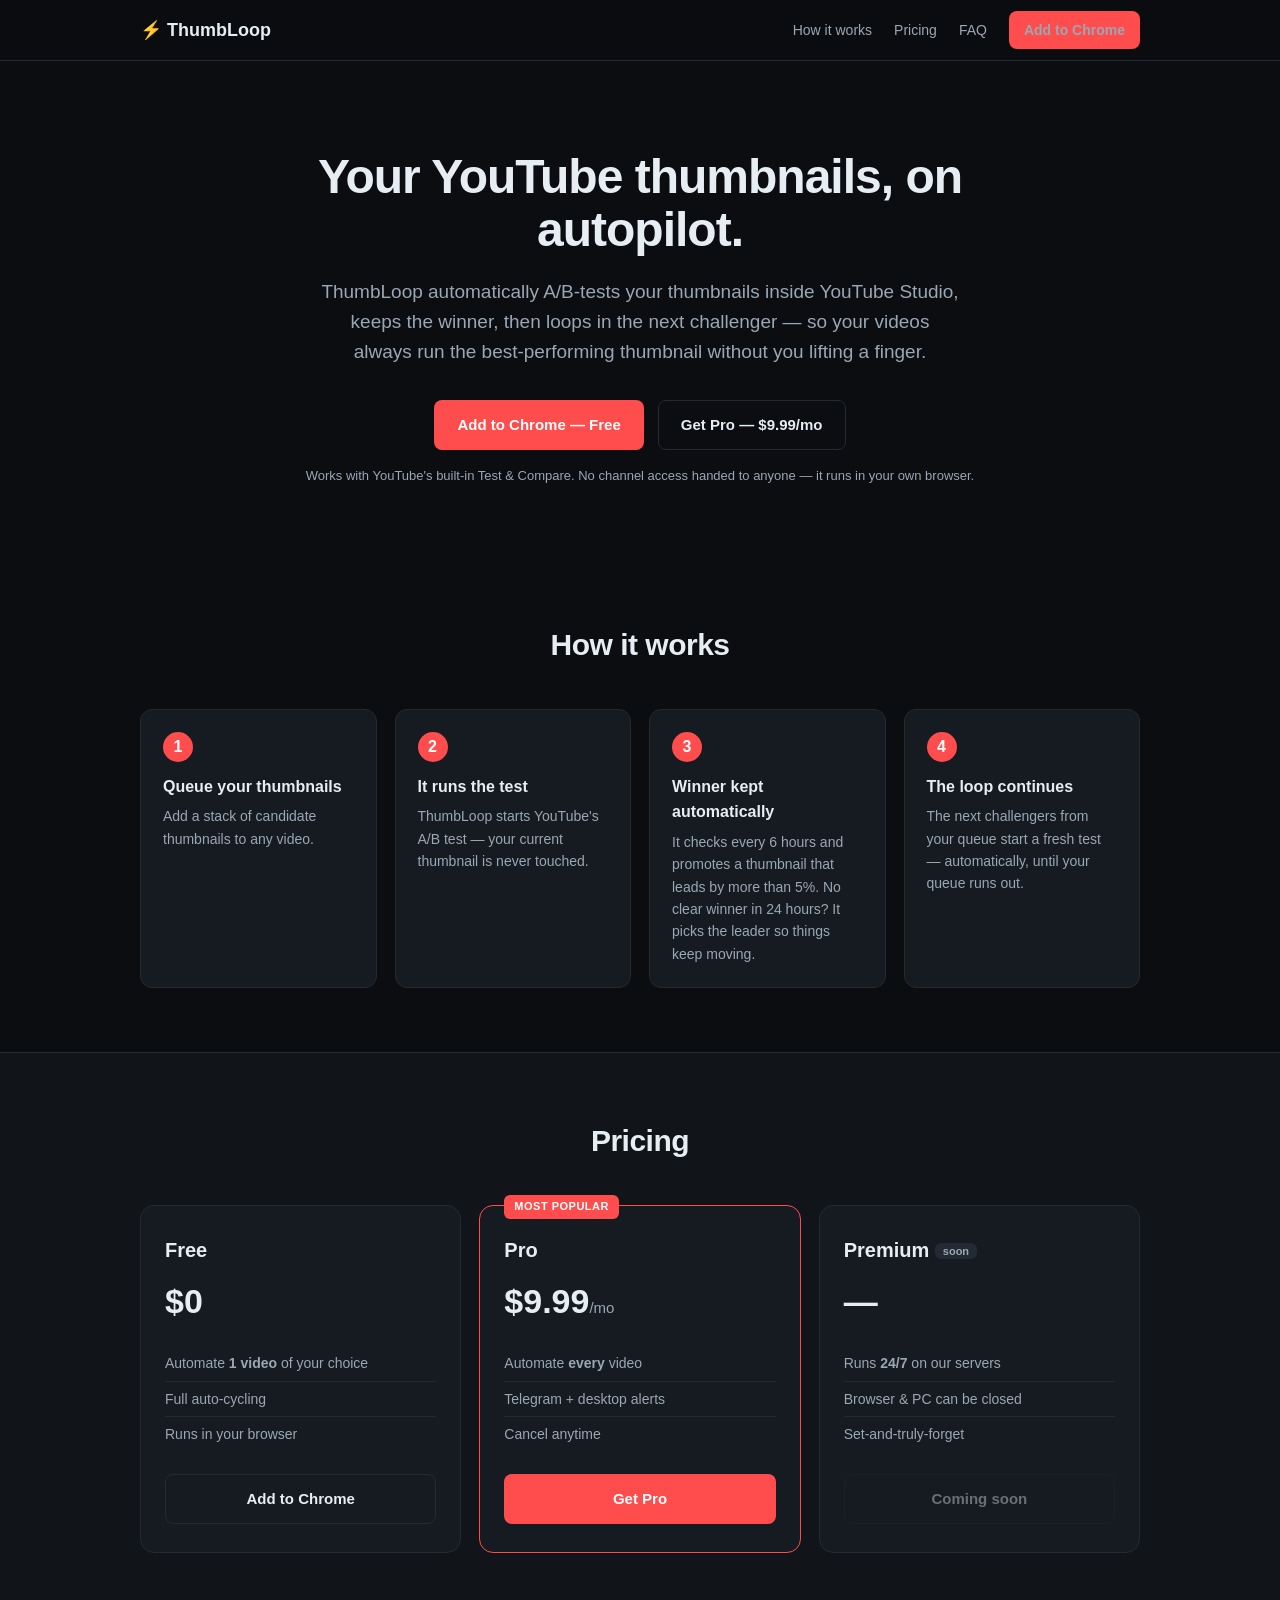
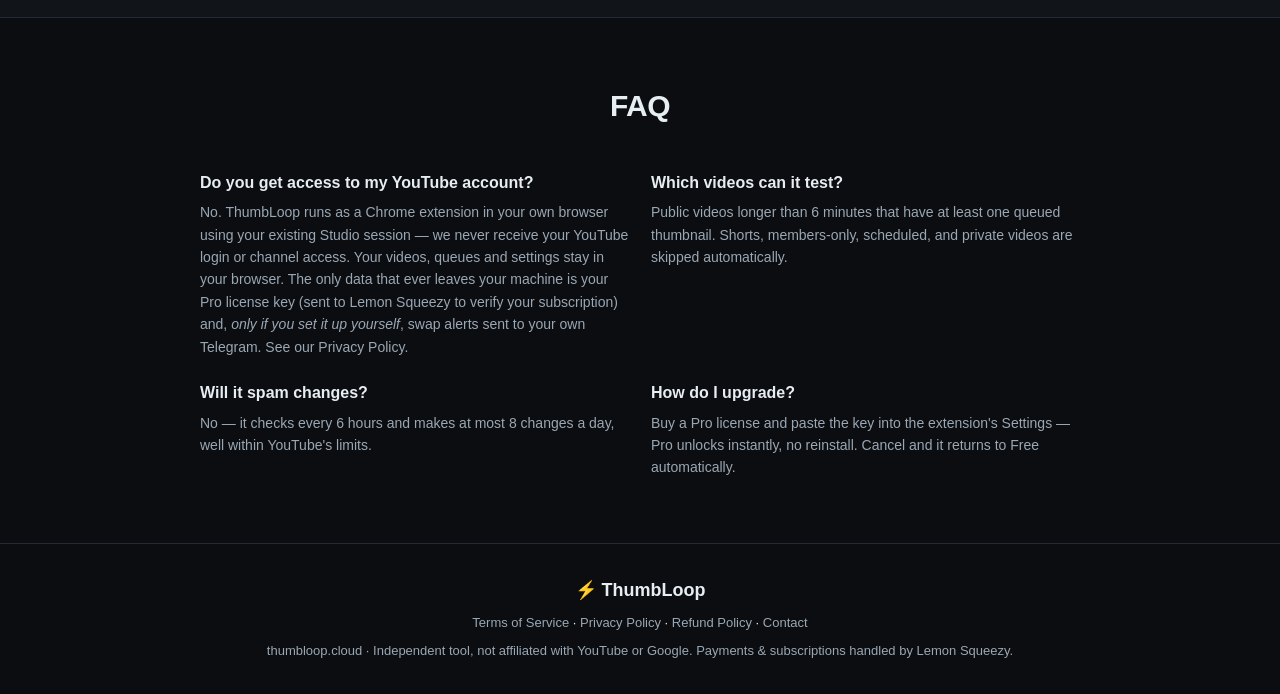
<file: index.html>
<!DOCTYPE html>
<html lang="en">
<head>
  <meta charset="UTF-8">
  <meta name="viewport" content="width=device-width, initial-scale=1.0">
  <title>ThumbLoop — YouTube thumbnails on autopilot</title>
  <meta name="description" content="ThumbLoop automatically A/B-tests your YouTube thumbnails, keeps the winner, and cycles the next one — hands-off, forever.">
  <meta property="og:title" content="ThumbLoop — YouTube thumbnails on autopilot">
  <meta property="og:description" content="Automatically A/B-test your YouTube thumbnails and keep the winners. Set it and forget it.">
  <meta property="og:url" content="https://thumbloop.cloud/">
  <meta property="og:type" content="website">
  <link rel="stylesheet" href="site.css">
</head>
<body>

<header class="nav">
  <div class="wrap nav-inner">
    <span class="logo">⚡ ThumbLoop</span>
    <nav>
      <a href="#how">How it works</a>
      <a href="#pricing">Pricing</a>
      <a href="#faq">FAQ</a>
      <a class="btn btn-primary btn-sm" href="https://chrome.google.com/webstore/detail/PLACEHOLDER" target="_blank" rel="noopener">Add to Chrome</a>
    </nav>
  </div>
</header>

<section class="hero">
  <div class="wrap">
    <h1>Your YouTube thumbnails, on autopilot.</h1>
    <p class="lead">ThumbLoop automatically A/B-tests your thumbnails inside YouTube Studio,
      keeps the winner, then loops in the next challenger — so your videos always run the
      best-performing thumbnail without you lifting a finger.</p>
    <div class="cta-row">
      <a class="btn btn-primary" href="https://chrome.google.com/webstore/detail/PLACEHOLDER" target="_blank" rel="noopener">Add to Chrome — Free</a>
      <a class="btn btn-ghost" href="https://thumbloop.lemonsqueezy.com/checkout/buy/37a86074-4df0-402b-965f-44f72beafeb4" target="_blank" rel="noopener">Get Pro — $9.99/mo</a>
    </div>
    <p class="micro">Works with YouTube's built-in Test &amp; Compare. No channel access handed to anyone — it runs in your own browser.</p>
  </div>
</section>

<section id="how" class="section">
  <div class="wrap">
    <h2>How it works</h2>
    <div class="steps">
      <div class="step"><span class="num">1</span><h3>Queue your thumbnails</h3><p>Add a stack of candidate thumbnails to any video.</p></div>
      <div class="step"><span class="num">2</span><h3>It runs the test</h3><p>ThumbLoop starts YouTube's A/B test — your current thumbnail is never touched.</p></div>
      <div class="step"><span class="num">3</span><h3>Winner kept automatically</h3><p>It checks every 6 hours and promotes a thumbnail that leads by more than 5%. No clear winner in 24 hours? It picks the leader so things keep moving.</p></div>
      <div class="step"><span class="num">4</span><h3>The loop continues</h3><p>The next challengers from your queue start a fresh test — automatically, until your queue runs out.</p></div>
    </div>
  </div>
</section>

<section id="pricing" class="section section-alt">
  <div class="wrap">
    <h2>Pricing</h2>
    <div class="tiers">
      <div class="tier">
        <h3>Free</h3>
        <p class="price">$0</p>
        <ul>
          <li>Automate <strong>1 video</strong> of your choice</li>
          <li>Full auto-cycling</li>
          <li>Runs in your browser</li>
        </ul>
        <a class="btn btn-ghost" href="https://chrome.google.com/webstore/detail/PLACEHOLDER" target="_blank" rel="noopener">Add to Chrome</a>
      </div>
      <div class="tier tier-featured">
        <div class="ribbon">Most popular</div>
        <h3>Pro</h3>
        <p class="price">$9.99<span>/mo</span></p>
        <ul>
          <li>Automate <strong>every</strong> video</li>
          <li>Telegram + desktop alerts</li>
          <li>Cancel anytime</li>
        </ul>
        <a class="btn btn-primary" href="https://thumbloop.lemonsqueezy.com/checkout/buy/37a86074-4df0-402b-965f-44f72beafeb4" target="_blank" rel="noopener">Get Pro</a>
      </div>
      <div class="tier">
        <h3>Premium <span class="soon">soon</span></h3>
        <p class="price">—</p>
        <ul>
          <li>Runs <strong>24/7</strong> on our servers</li>
          <li>Browser &amp; PC can be closed</li>
          <li>Set-and-truly-forget</li>
        </ul>
        <a class="btn btn-ghost btn-disabled" aria-disabled="true">Coming soon</a>
      </div>
    </div>
  </div>
</section>

<section id="faq" class="section">
  <div class="wrap">
    <h2>FAQ</h2>
    <div class="faq">
      <div><h3>Do you get access to my YouTube account?</h3><p>No. ThumbLoop runs as a Chrome extension in your own browser using your existing Studio session — we never receive your YouTube login or channel access. Your videos, queues and settings stay in your browser. The only data that ever leaves your machine is your Pro license key (sent to Lemon Squeezy to verify your subscription) and, <em>only if you set it up yourself</em>, swap alerts sent to your own Telegram. See our <a href="privacy.html">Privacy Policy</a>.</p></div>
      <div><h3>Which videos can it test?</h3><p>Public videos longer than 6 minutes that have at least one queued thumbnail. Shorts, members-only, scheduled, and private videos are skipped automatically.</p></div>
      <div><h3>Will it spam changes?</h3><p>No — it checks every 6 hours and makes at most 8 changes a day, well within YouTube's limits.</p></div>
      <div><h3>How do I upgrade?</h3><p>Buy a Pro license and paste the key into the extension's Settings — Pro unlocks instantly, no reinstall. Cancel and it returns to Free automatically.</p></div>
    </div>
  </div>
</section>

<footer class="footer">
  <div class="wrap">
    <span class="logo">⚡ ThumbLoop</span>
    <p class="footer-links">
      <a href="terms.html">Terms of Service</a> ·
      <a href="privacy.html">Privacy Policy</a> ·
      <a href="refund.html">Refund Policy</a> ·
      <a href="mailto:kaizerglicklz@gmail.com">Contact</a>
    </p>
    <p class="micro">thumbloop.cloud · Independent tool, not affiliated with YouTube or Google. Payments &amp; subscriptions handled by Lemon Squeezy.</p>
  </div>
</footer>

</body>
</html>
</file>
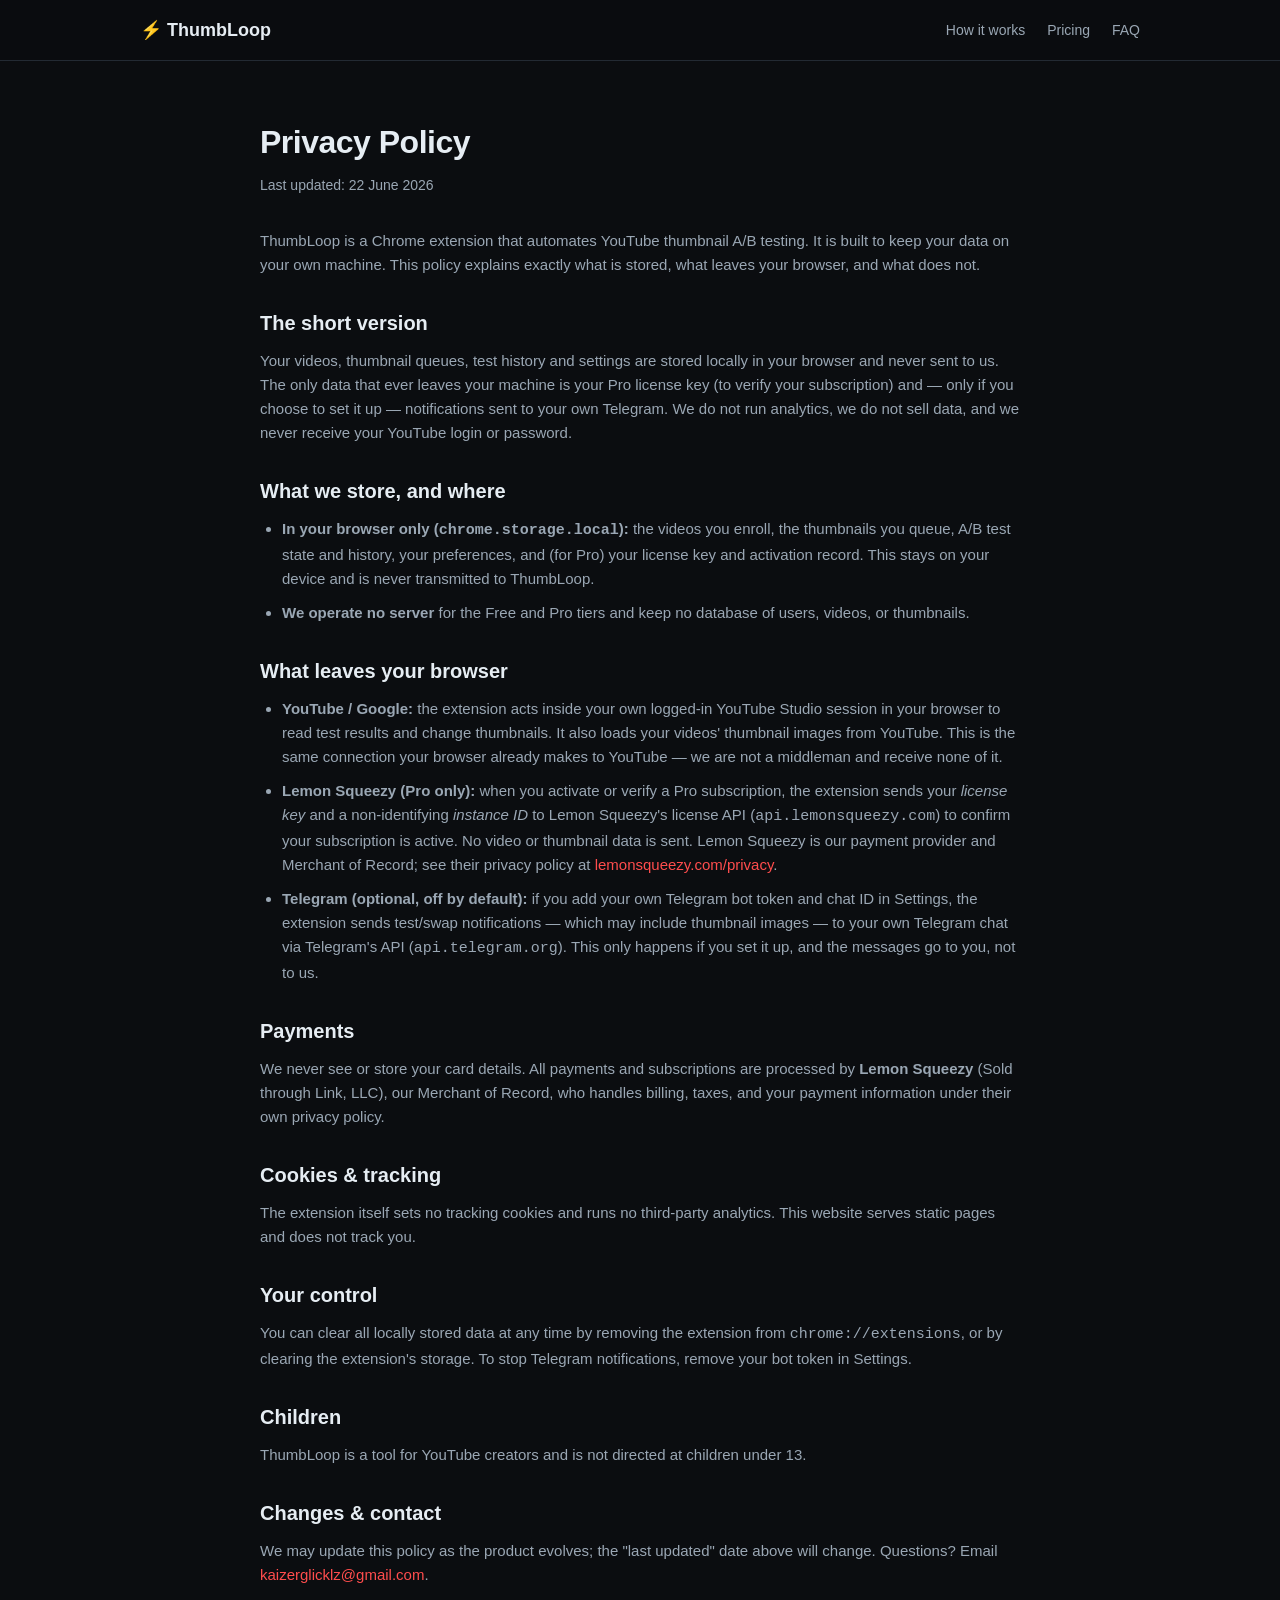
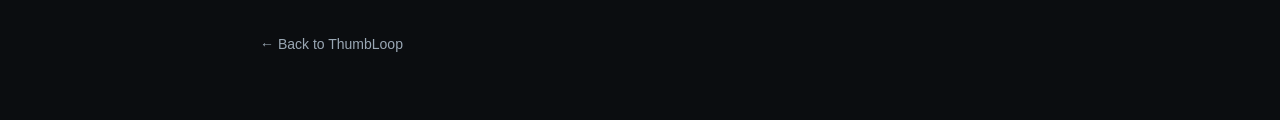
<file: privacy.html>
<!DOCTYPE html>
<html lang="en">
<head>
  <meta charset="UTF-8">
  <meta name="viewport" content="width=device-width, initial-scale=1.0">
  <title>Privacy Policy — ThumbLoop</title>
  <meta name="description" content="How ThumbLoop handles your data. Short version: almost everything stays in your own browser.">
  <link rel="stylesheet" href="site.css">
</head>
<body>

<header class="nav">
  <div class="wrap nav-inner">
    <a class="logo" href="index.html">⚡ ThumbLoop</a>
    <nav>
      <a href="index.html#how">How it works</a>
      <a href="index.html#pricing">Pricing</a>
      <a href="index.html#faq">FAQ</a>
    </nav>
  </div>
</header>

<main class="wrap">
  <div class="legal">
    <h1>Privacy Policy</h1>
    <p class="updated">Last updated: 22 June 2026</p>

    <p>ThumbLoop is a Chrome extension that automates YouTube thumbnail A/B testing. It is
      built to keep your data on your own machine. This policy explains exactly what is
      stored, what leaves your browser, and what does not.</p>

    <h2>The short version</h2>
    <p>Your videos, thumbnail queues, test history and settings are stored locally in your
      browser and never sent to us. The only data that ever leaves your machine is your Pro
      license key (to verify your subscription) and — only if you choose to set it up —
      notifications sent to your own Telegram. We do not run analytics, we do not sell data,
      and we never receive your YouTube login or password.</p>

    <h2>What we store, and where</h2>
    <ul>
      <li><strong>In your browser only (<code>chrome.storage.local</code>):</strong> the
        videos you enroll, the thumbnails you queue, A/B test state and history, your
        preferences, and (for Pro) your license key and activation record. This stays on your
        device and is never transmitted to ThumbLoop.</li>
      <li><strong>We operate no server</strong> for the Free and Pro tiers and keep no
        database of users, videos, or thumbnails.</li>
    </ul>

    <h2>What leaves your browser</h2>
    <ul>
      <li><strong>YouTube / Google:</strong> the extension acts inside your own logged-in
        YouTube Studio session in your browser to read test results and change thumbnails. It
        also loads your videos' thumbnail images from YouTube. This is the same connection
        your browser already makes to YouTube — we are not a middleman and receive none of it.</li>
      <li><strong>Lemon Squeezy (Pro only):</strong> when you activate or verify a Pro
        subscription, the extension sends your <em>license key</em> and a non-identifying
        <em>instance ID</em> to Lemon Squeezy's license API
        (<code>api.lemonsqueezy.com</code>) to confirm your subscription is active. No video
        or thumbnail data is sent. Lemon Squeezy is our payment provider and Merchant of
        Record; see their privacy policy at
        <a href="https://www.lemonsqueezy.com/privacy" target="_blank" rel="noopener">lemonsqueezy.com/privacy</a>.</li>
      <li><strong>Telegram (optional, off by default):</strong> if you add your own Telegram
        bot token and chat ID in Settings, the extension sends test/swap notifications — which
        may include thumbnail images — to your own Telegram chat via Telegram's API
        (<code>api.telegram.org</code>). This only happens if you set it up, and the messages
        go to you, not to us.</li>
    </ul>

    <h2>Payments</h2>
    <p>We never see or store your card details. All payments and subscriptions are processed
      by <strong>Lemon Squeezy</strong> (Sold through Link, LLC), our Merchant of Record, who
      handles billing, taxes, and your payment information under their own privacy policy.</p>

    <h2>Cookies &amp; tracking</h2>
    <p>The extension itself sets no tracking cookies and runs no third-party analytics. This
      website serves static pages and does not track you.</p>

    <h2>Your control</h2>
    <p>You can clear all locally stored data at any time by removing the extension from
      <code>chrome://extensions</code>, or by clearing the extension's storage. To stop
      Telegram notifications, remove your bot token in Settings.</p>

    <h2>Children</h2>
    <p>ThumbLoop is a tool for YouTube creators and is not directed at children under 13.</p>

    <h2>Changes &amp; contact</h2>
    <p>We may update this policy as the product evolves; the "last updated" date above will
      change. Questions? Email
      <a href="mailto:kaizerglicklz@gmail.com">kaizerglicklz@gmail.com</a>.</p>

    <a class="back" href="index.html">← Back to ThumbLoop</a>
  </div>
</main>

</body>
</html>
</file>
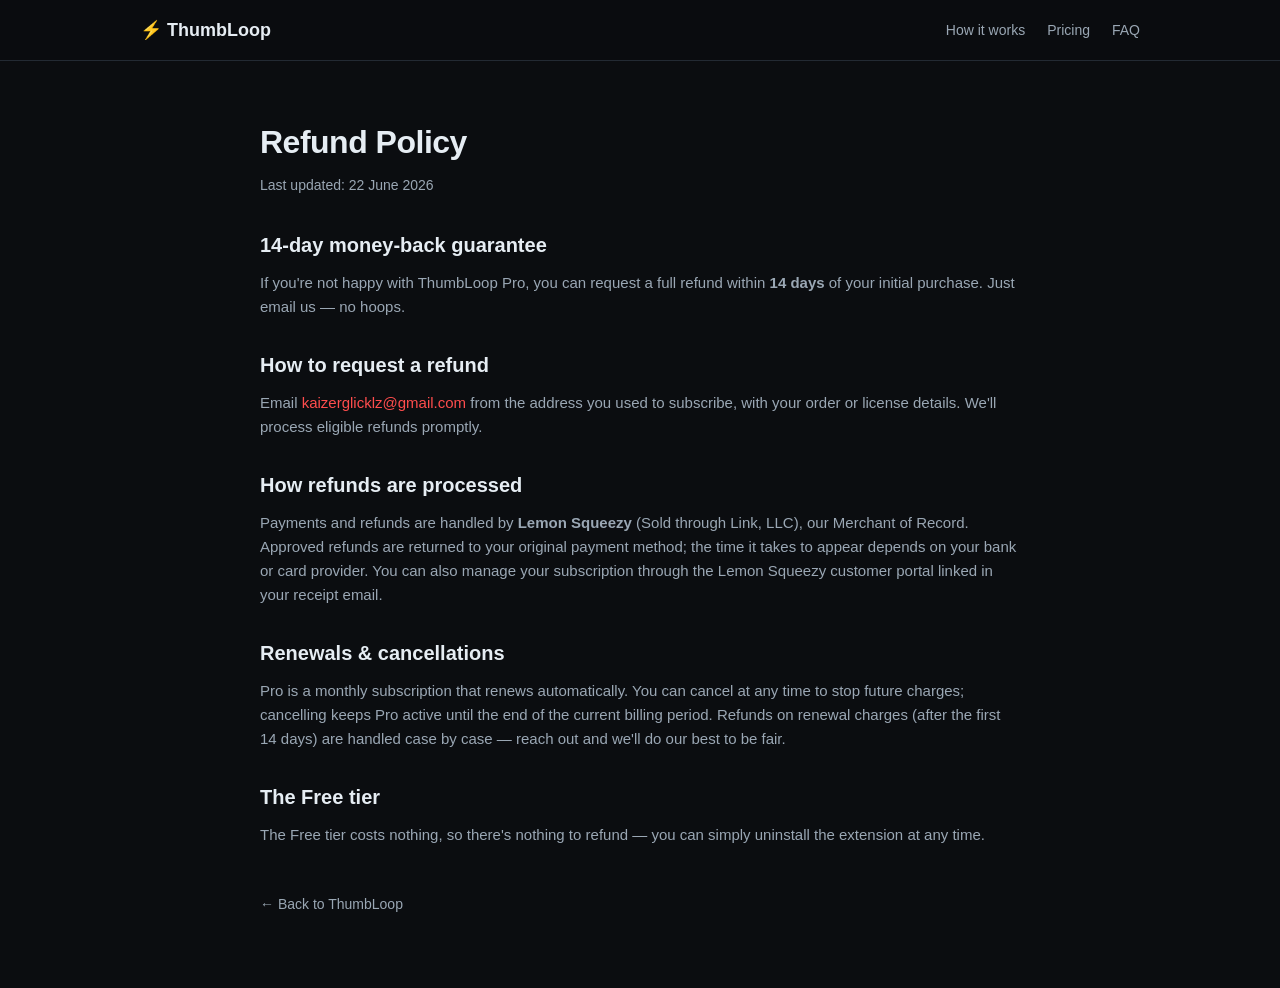
<file: refund.html>
<!DOCTYPE html>
<html lang="en">
<head>
  <meta charset="UTF-8">
  <meta name="viewport" content="width=device-width, initial-scale=1.0">
  <title>Refund Policy — ThumbLoop</title>
  <meta name="description" content="ThumbLoop's refund policy. 14-day money-back guarantee on Pro, handled by Lemon Squeezy.">
  <link rel="stylesheet" href="site.css">
</head>
<body>

<header class="nav">
  <div class="wrap nav-inner">
    <a class="logo" href="index.html">⚡ ThumbLoop</a>
    <nav>
      <a href="index.html#how">How it works</a>
      <a href="index.html#pricing">Pricing</a>
      <a href="index.html#faq">FAQ</a>
    </nav>
  </div>
</header>

<main class="wrap">
  <div class="legal">
    <h1>Refund Policy</h1>
    <p class="updated">Last updated: 22 June 2026</p>

    <h2>14-day money-back guarantee</h2>
    <p>If you're not happy with ThumbLoop Pro, you can request a full refund within
      <strong>14 days</strong> of your initial purchase. Just email us — no hoops.</p>

    <h2>How to request a refund</h2>
    <p>Email <a href="mailto:kaizerglicklz@gmail.com">kaizerglicklz@gmail.com</a> from the
      address you used to subscribe, with your order or license details. We'll process
      eligible refunds promptly.</p>

    <h2>How refunds are processed</h2>
    <p>Payments and refunds are handled by <strong>Lemon Squeezy</strong> (Sold through Link,
      LLC), our Merchant of Record. Approved refunds are returned to your original payment
      method; the time it takes to appear depends on your bank or card provider. You can also
      manage your subscription through the Lemon Squeezy customer portal linked in your
      receipt email.</p>

    <h2>Renewals &amp; cancellations</h2>
    <p>Pro is a monthly subscription that renews automatically. You can cancel at any time to
      stop future charges; cancelling keeps Pro active until the end of the current billing
      period. Refunds on renewal charges (after the first 14 days) are handled case by case —
      reach out and we'll do our best to be fair.</p>

    <h2>The Free tier</h2>
    <p>The Free tier costs nothing, so there's nothing to refund — you can simply uninstall
      the extension at any time.</p>

    <a class="back" href="index.html">← Back to ThumbLoop</a>
  </div>
</main>

</body>
</html>
</file>
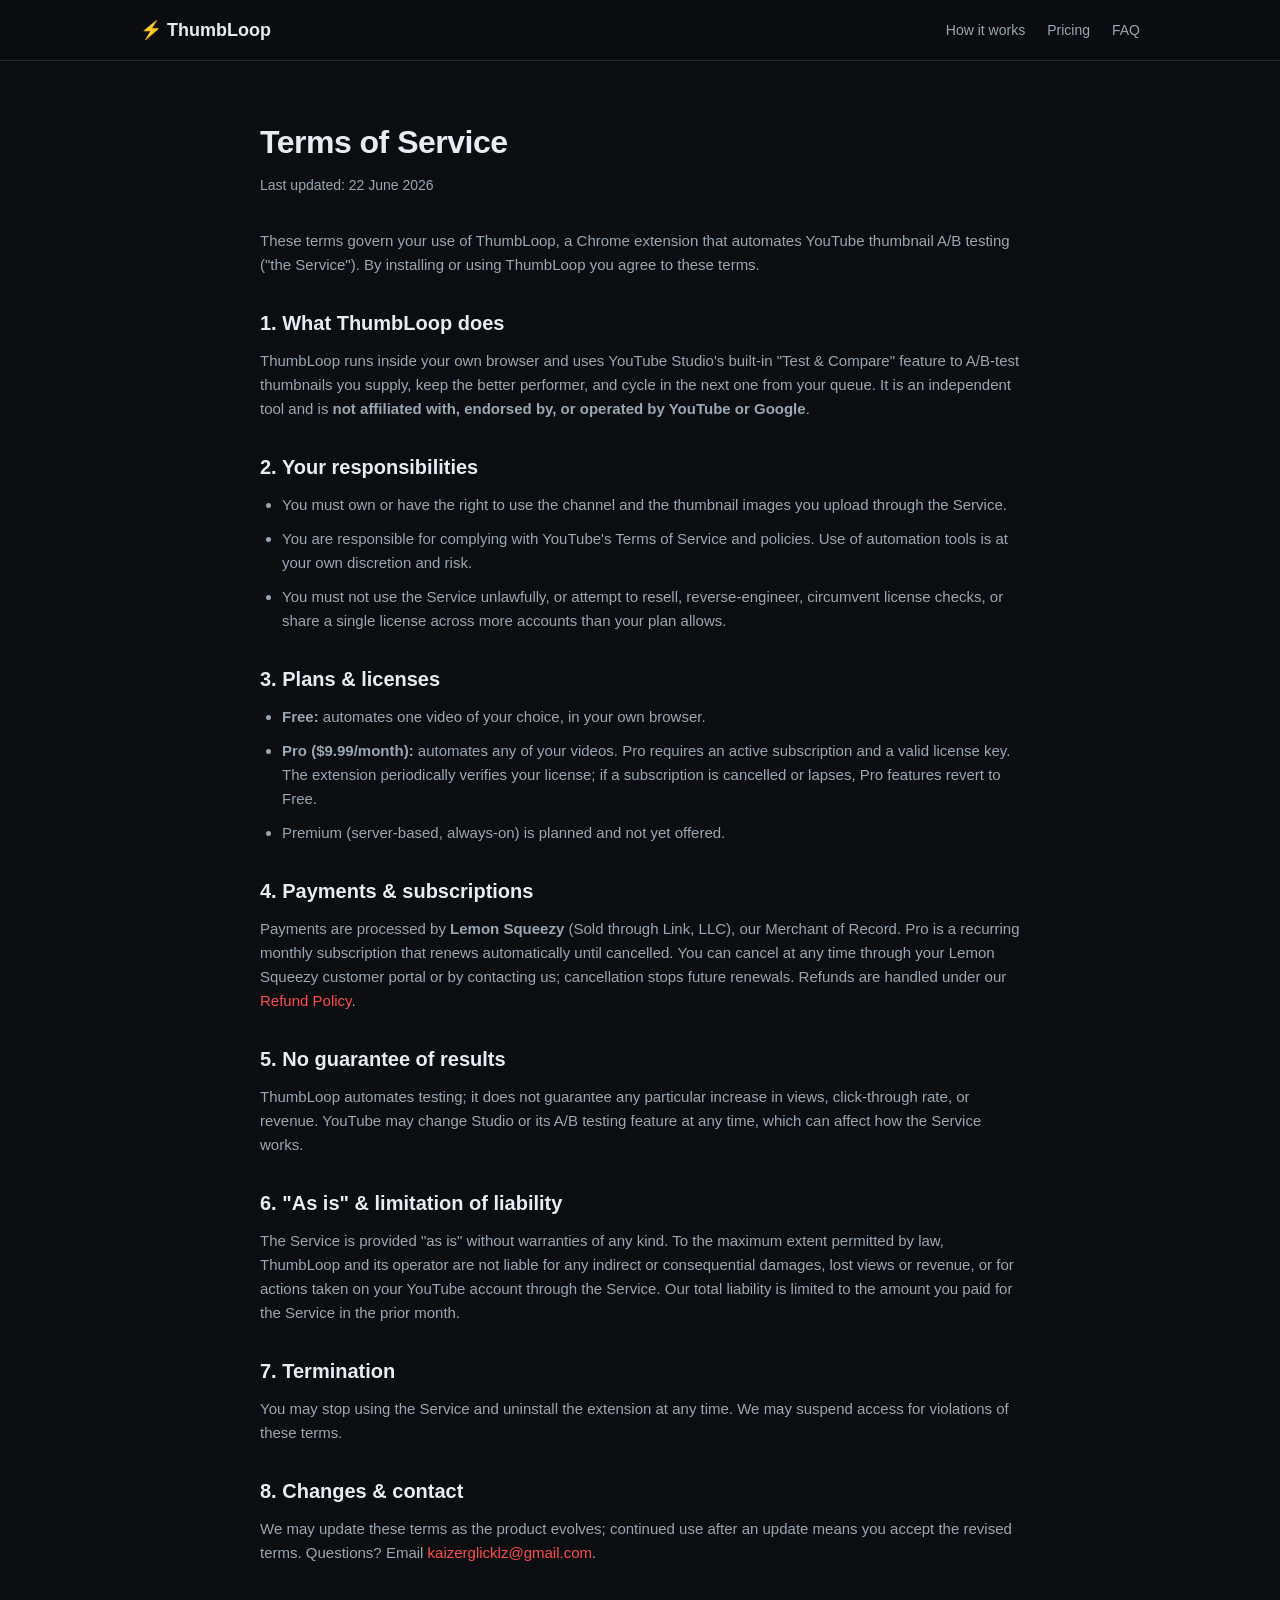
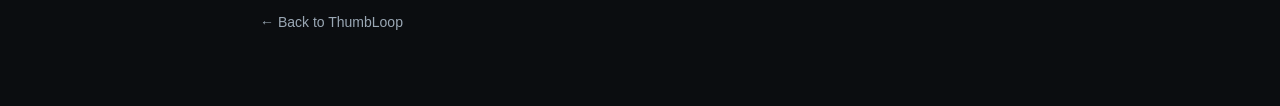
<file: terms.html>
<!DOCTYPE html>
<html lang="en">
<head>
  <meta charset="UTF-8">
  <meta name="viewport" content="width=device-width, initial-scale=1.0">
  <title>Terms of Service — ThumbLoop</title>
  <meta name="description" content="The terms for using ThumbLoop, the YouTube thumbnail A/B testing extension.">
  <link rel="stylesheet" href="site.css">
</head>
<body>

<header class="nav">
  <div class="wrap nav-inner">
    <a class="logo" href="index.html">⚡ ThumbLoop</a>
    <nav>
      <a href="index.html#how">How it works</a>
      <a href="index.html#pricing">Pricing</a>
      <a href="index.html#faq">FAQ</a>
    </nav>
  </div>
</header>

<main class="wrap">
  <div class="legal">
    <h1>Terms of Service</h1>
    <p class="updated">Last updated: 22 June 2026</p>

    <p>These terms govern your use of ThumbLoop, a Chrome extension that automates YouTube
      thumbnail A/B testing ("the Service"). By installing or using ThumbLoop you agree to
      these terms.</p>

    <h2>1. What ThumbLoop does</h2>
    <p>ThumbLoop runs inside your own browser and uses YouTube Studio's built-in
      "Test &amp; Compare" feature to A/B-test thumbnails you supply, keep the better
      performer, and cycle in the next one from your queue. It is an independent tool and is
      <strong>not affiliated with, endorsed by, or operated by YouTube or Google</strong>.</p>

    <h2>2. Your responsibilities</h2>
    <ul>
      <li>You must own or have the right to use the channel and the thumbnail images you
        upload through the Service.</li>
      <li>You are responsible for complying with YouTube's Terms of Service and policies. Use
        of automation tools is at your own discretion and risk.</li>
      <li>You must not use the Service unlawfully, or attempt to resell, reverse-engineer,
        circumvent license checks, or share a single license across more accounts than your
        plan allows.</li>
    </ul>

    <h2>3. Plans &amp; licenses</h2>
    <ul>
      <li><strong>Free:</strong> automates one video of your choice, in your own browser.</li>
      <li><strong>Pro ($9.99/month):</strong> automates any of your videos. Pro requires an
        active subscription and a valid license key. The extension periodically verifies your
        license; if a subscription is cancelled or lapses, Pro features revert to Free.</li>
      <li>Premium (server-based, always-on) is planned and not yet offered.</li>
    </ul>

    <h2>4. Payments &amp; subscriptions</h2>
    <p>Payments are processed by <strong>Lemon Squeezy</strong> (Sold through Link, LLC), our
      Merchant of Record. Pro is a recurring monthly subscription that renews automatically
      until cancelled. You can cancel at any time through your Lemon Squeezy customer portal or
      by contacting us; cancellation stops future renewals. Refunds are handled under our
      <a href="refund.html">Refund Policy</a>.</p>

    <h2>5. No guarantee of results</h2>
    <p>ThumbLoop automates testing; it does not guarantee any particular increase in views,
      click-through rate, or revenue. YouTube may change Studio or its A/B testing feature at
      any time, which can affect how the Service works.</p>

    <h2>6. "As is" &amp; limitation of liability</h2>
    <p>The Service is provided "as is" without warranties of any kind. To the maximum extent
      permitted by law, ThumbLoop and its operator are not liable for any indirect or
      consequential damages, lost views or revenue, or for actions taken on your YouTube
      account through the Service. Our total liability is limited to the amount you paid for
      the Service in the prior month.</p>

    <h2>7. Termination</h2>
    <p>You may stop using the Service and uninstall the extension at any time. We may suspend
      access for violations of these terms.</p>

    <h2>8. Changes &amp; contact</h2>
    <p>We may update these terms as the product evolves; continued use after an update means
      you accept the revised terms. Questions? Email
      <a href="mailto:kaizerglicklz@gmail.com">kaizerglicklz@gmail.com</a>.</p>

    <a class="back" href="index.html">← Back to ThumbLoop</a>
  </div>
</main>

</body>
</html>
</file>
<file: site.css>
:root {
  --bg: #0b0d10;
  --bg-alt: #11151a;
  --card: #161b22;
  --border: #232a33;
  --text: #e6edf3;
  --dim: #9aa7b4;
  --accent: #ff4d4d;
  --accent-hover: #ff6a6a;
  --ok: #3fb950;
}

* { box-sizing: border-box; margin: 0; padding: 0; }
html { scroll-behavior: smooth; }
body {
  background: var(--bg);
  color: var(--text);
  font-family: -apple-system, BlinkMacSystemFont, "Segoe UI", Roboto, Helvetica, Arial, sans-serif;
  line-height: 1.6;
  -webkit-font-smoothing: antialiased;
}
.wrap { max-width: 1040px; margin: 0 auto; padding: 0 20px; }
a { color: inherit; text-decoration: none; }

/* Nav */
.nav { border-bottom: 1px solid var(--border); position: sticky; top: 0; background: rgba(11,13,16,0.85); backdrop-filter: blur(8px); z-index: 10; }
.nav-inner { display: flex; align-items: center; justify-content: space-between; height: 60px; }
.logo { font-weight: 700; font-size: 18px; }
.nav nav { display: flex; align-items: center; gap: 22px; }
.nav nav a { color: var(--dim); font-size: 14px; }
.nav nav a:hover { color: var(--text); }

/* Buttons */
.btn { display: inline-block; padding: 12px 22px; border-radius: 8px; font-weight: 600; font-size: 15px; border: 1px solid transparent; cursor: pointer; transition: all .15s; }
.btn-sm { padding: 7px 14px; font-size: 13px; }
.btn-primary { background: var(--accent); color: #fff; }
.btn-primary:hover { background: var(--accent-hover); }
.btn-ghost { border-color: var(--border); color: var(--text); background: transparent; }
.btn-ghost:hover { border-color: var(--dim); }
.btn-disabled { opacity: .4; cursor: not-allowed; }

/* Hero */
.hero { padding: 90px 0 70px; text-align: center; }
.hero h1 { font-size: 48px; line-height: 1.1; letter-spacing: -1px; max-width: 720px; margin: 0 auto 20px; }
.lead { font-size: 19px; color: var(--dim); max-width: 640px; margin: 0 auto 32px; }
.cta-row { display: flex; gap: 14px; justify-content: center; flex-wrap: wrap; margin-bottom: 16px; }
.micro { font-size: 13px; color: var(--dim); }

/* Sections */
.section { padding: 64px 0; }
.section-alt { background: var(--bg-alt); border-top: 1px solid var(--border); border-bottom: 1px solid var(--border); }
.section h2 { font-size: 30px; text-align: center; margin-bottom: 40px; letter-spacing: -0.5px; }

/* Steps */
.steps { display: grid; grid-template-columns: repeat(4, 1fr); gap: 18px; }
.step { background: var(--card); border: 1px solid var(--border); border-radius: 12px; padding: 22px; }
.step .num { display: inline-flex; align-items: center; justify-content: center; width: 30px; height: 30px; border-radius: 50%; background: var(--accent); color: #fff; font-weight: 700; margin-bottom: 12px; }
.step h3 { font-size: 16px; margin-bottom: 6px; }
.step p { font-size: 14px; color: var(--dim); }

/* Pricing */
.tiers { display: grid; grid-template-columns: repeat(3, 1fr); gap: 18px; align-items: start; }
.tier { background: var(--card); border: 1px solid var(--border); border-radius: 14px; padding: 28px 24px; position: relative; }
.tier-featured { border-color: var(--accent); }
.ribbon { position: absolute; top: -11px; left: 24px; background: var(--accent); color: #fff; font-size: 11px; font-weight: 700; padding: 3px 10px; border-radius: 6px; text-transform: uppercase; letter-spacing: .5px; }
.tier h3 { font-size: 20px; margin-bottom: 8px; }
.tier .price { font-size: 34px; font-weight: 700; margin-bottom: 18px; }
.tier .price span { font-size: 15px; color: var(--dim); font-weight: 400; }
.tier ul { list-style: none; margin-bottom: 22px; }
.tier li { font-size: 14px; color: var(--dim); padding: 6px 0; border-bottom: 1px solid var(--border); }
.tier li:last-child { border-bottom: none; }
.tier .btn { width: 100%; text-align: center; }
.soon { font-size: 11px; background: var(--border); color: var(--dim); padding: 2px 8px; border-radius: 6px; vertical-align: middle; }

/* FAQ */
.faq { display: grid; grid-template-columns: 1fr 1fr; gap: 22px; max-width: 880px; margin: 0 auto; }
.faq h3 { font-size: 16px; margin-bottom: 6px; }
.faq p { font-size: 14px; color: var(--dim); }

/* Footer */
.footer { border-top: 1px solid var(--border); padding: 32px 0; text-align: center; }
.footer .logo { display: block; margin-bottom: 8px; }
.footer-links { font-size: 13px; margin-bottom: 8px; }
.footer-links a { color: var(--dim); }
.footer-links a:hover { color: var(--text); }

/* Legal / doc pages */
.legal { max-width: 760px; margin: 0 auto; padding: 56px 0 72px; }
.legal h1 { font-size: 32px; margin-bottom: 6px; letter-spacing: -0.5px; }
.legal .updated { color: var(--dim); font-size: 14px; margin-bottom: 32px; }
.legal h2 { font-size: 20px; margin: 30px 0 10px; }
.legal p, .legal li { color: var(--dim); font-size: 15px; margin-bottom: 10px; }
.legal ul { padding-left: 22px; margin-bottom: 10px; }
.legal a { color: var(--accent); }
.legal a:hover { color: var(--accent-hover); }
.legal .back { display: inline-block; margin-top: 36px; font-size: 14px; color: var(--dim); }

@media (max-width: 820px) {
  .hero h1 { font-size: 34px; }
  .steps, .tiers, .faq { grid-template-columns: 1fr; }
  .nav nav a:not(.btn) { display: none; }
}
</file>
